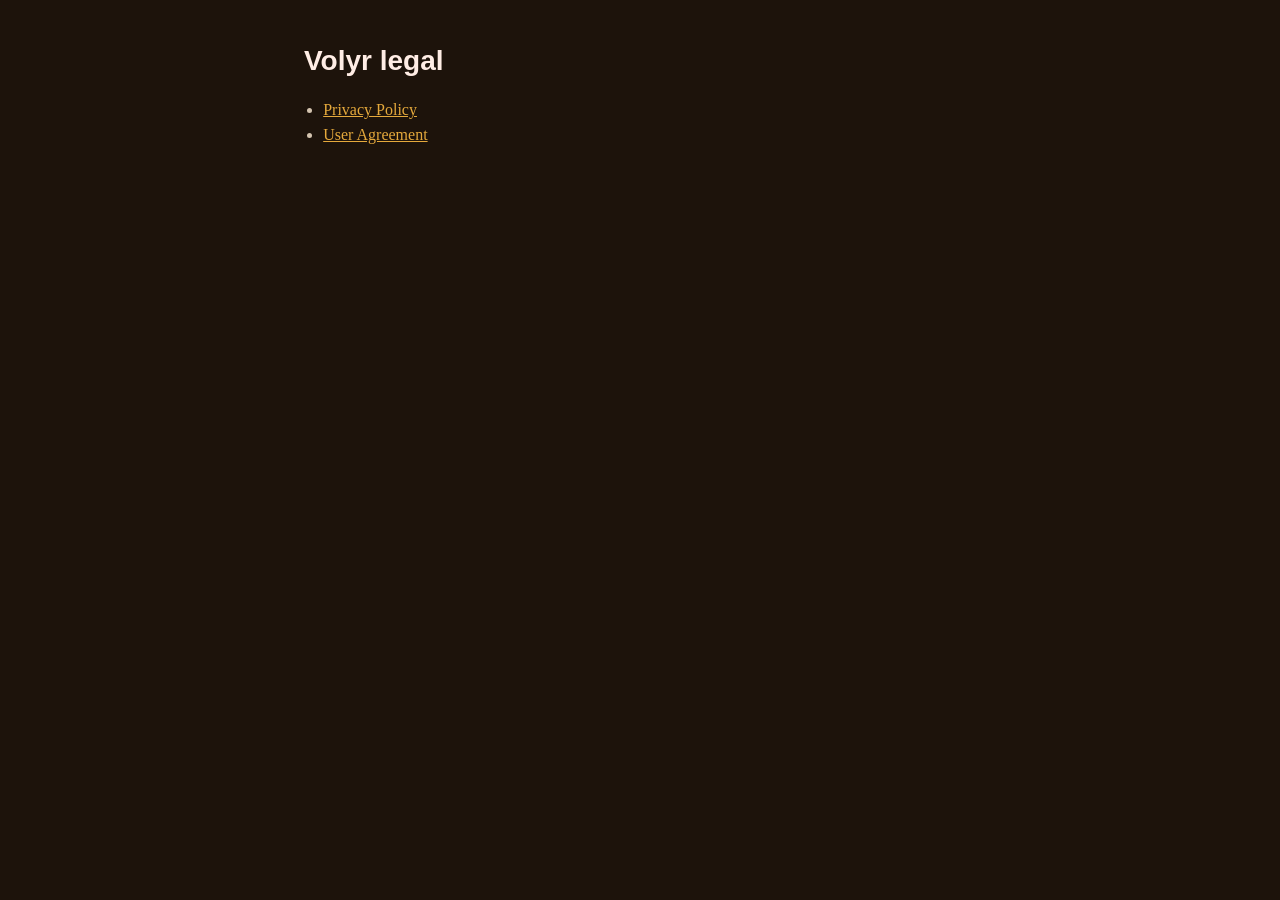
<file: index.html>
<!DOCTYPE html>
<html lang="en">
<head>
  <meta charset="utf-8" />
  <meta name="viewport" content="width=device-width, initial-scale=1" />
  <title>Volyr Legal</title>
  <link rel="stylesheet" href="legal.css" />
</head>
<body>
  <main>
    <h1>Volyr legal</h1>
    <ul>
      <li><a href="privacy-policy.html">Privacy Policy</a></li>
      <li><a href="user-agreement.html">User Agreement</a></li>
    </ul>
  </main>
</body>
</html>
</file>
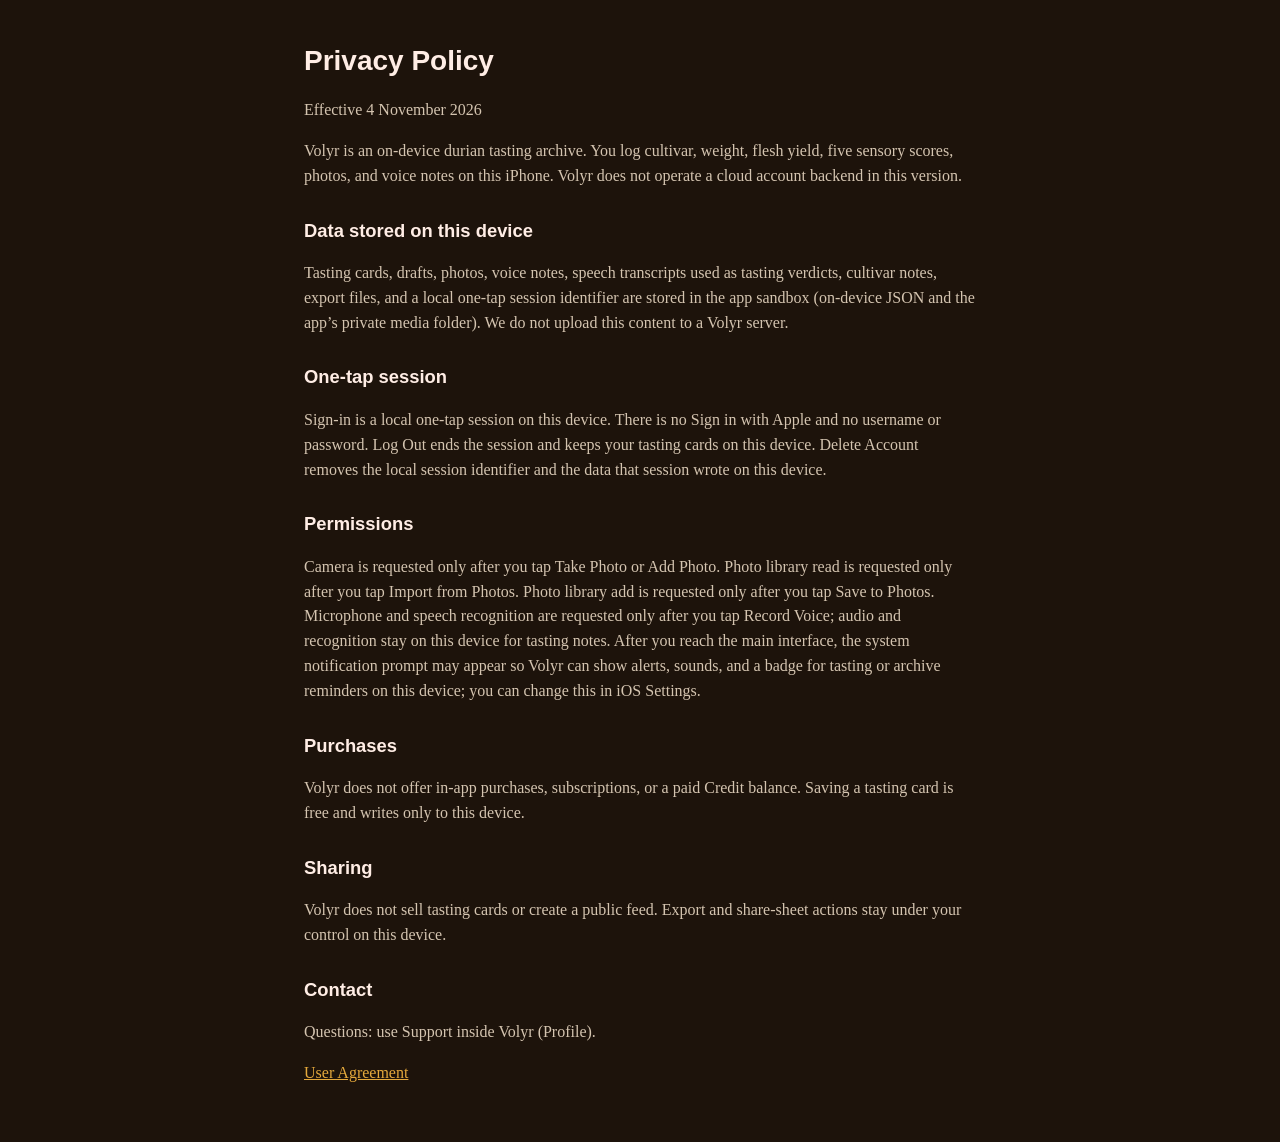
<file: privacy-policy.html>
<!DOCTYPE html>
<html lang="en">
<head>
  <meta charset="utf-8" />
  <meta name="viewport" content="width=device-width, initial-scale=1" />
  <title>Privacy Policy — Volyr</title>
  <link rel="stylesheet" href="legal.css" />
</head>
<body>
  <main>
    <h1>Privacy Policy</h1>
    <p>Effective 4 November 2026</p>
    <p>Volyr is an on-device durian tasting archive. You log cultivar, weight, flesh yield, five sensory scores, photos, and voice notes on this iPhone. Volyr does not operate a cloud account backend in this version.</p>

    <h2>Data stored on this device</h2>
    <p>Tasting cards, drafts, photos, voice notes, speech transcripts used as tasting verdicts, cultivar notes, export files, and a local one-tap session identifier are stored in the app sandbox (on-device JSON and the app’s private media folder). We do not upload this content to a Volyr server.</p>

    <h2>One-tap session</h2>
    <p>Sign-in is a local one-tap session on this device. There is no Sign in with Apple and no username or password. Log Out ends the session and keeps your tasting cards on this device. Delete Account removes the local session identifier and the data that session wrote on this device.</p>

    <h2>Permissions</h2>
    <p>Camera is requested only after you tap Take Photo or Add Photo. Photo library read is requested only after you tap Import from Photos. Photo library add is requested only after you tap Save to Photos. Microphone and speech recognition are requested only after you tap Record Voice; audio and recognition stay on this device for tasting notes. After you reach the main interface, the system notification prompt may appear so Volyr can show alerts, sounds, and a badge for tasting or archive reminders on this device; you can change this in iOS Settings.</p>

    <h2>Purchases</h2>
    <p>Volyr does not offer in-app purchases, subscriptions, or a paid Credit balance. Saving a tasting card is free and writes only to this device.</p>

    <h2>Sharing</h2>
    <p>Volyr does not sell tasting cards or create a public feed. Export and share-sheet actions stay under your control on this device.</p>

    <h2>Contact</h2>
    <p>Questions: use Support inside Volyr (Profile).</p>
    <p><a href="user-agreement.html">User Agreement</a></p>
  </main>
</body>
</html>
</file>
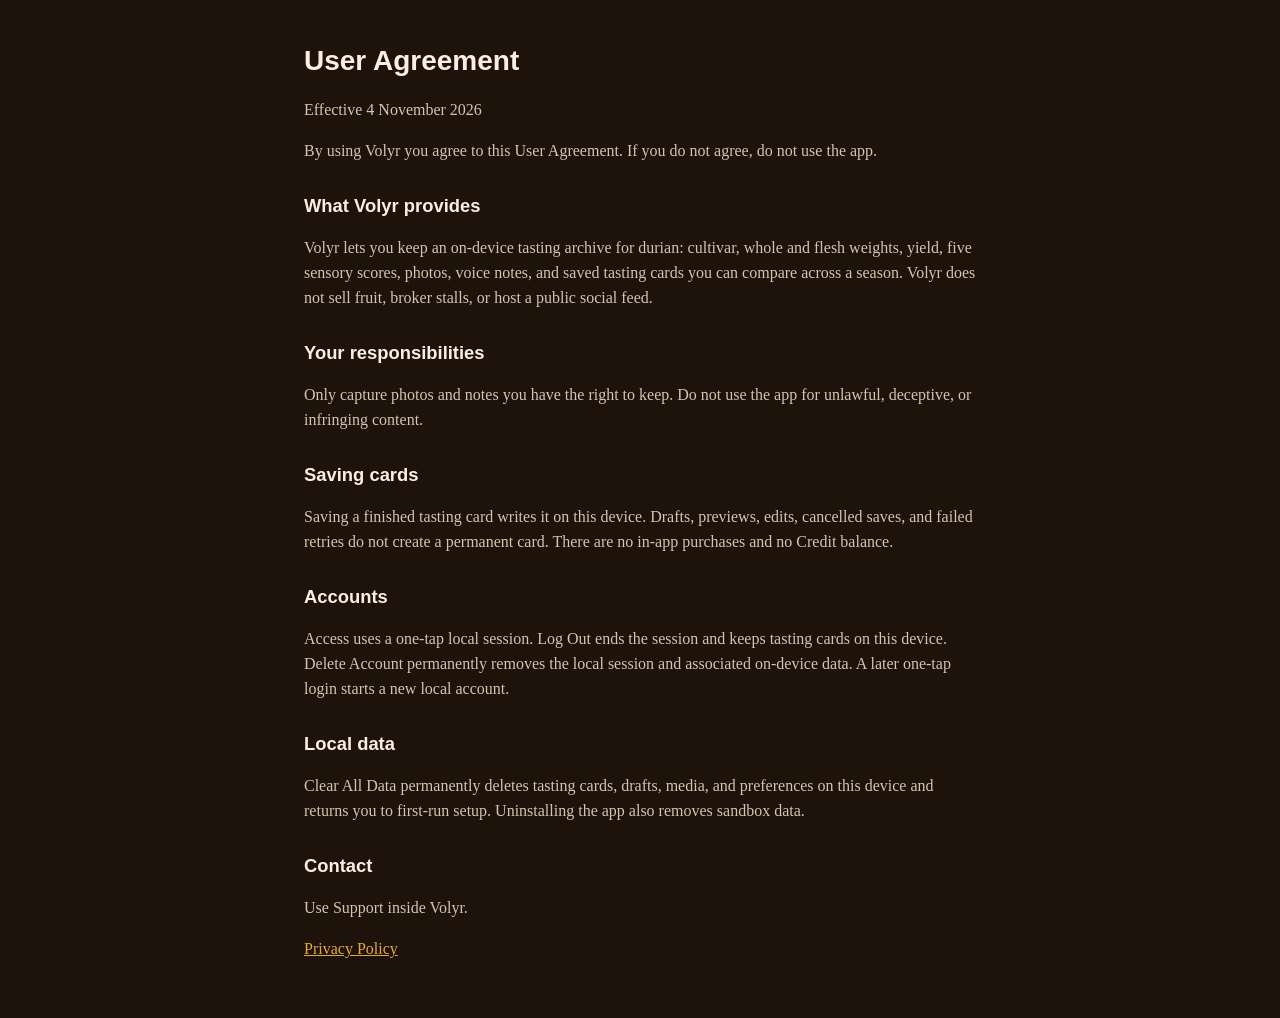
<file: user-agreement.html>
<!DOCTYPE html>
<html lang="en">
<head>
  <meta charset="utf-8" />
  <meta name="viewport" content="width=device-width, initial-scale=1" />
  <title>User Agreement — Volyr</title>
  <link rel="stylesheet" href="legal.css" />
</head>
<body>
  <main>
    <h1>User Agreement</h1>
    <p>Effective 4 November 2026</p>
    <p>By using Volyr you agree to this User Agreement. If you do not agree, do not use the app.</p>

    <h2>What Volyr provides</h2>
    <p>Volyr lets you keep an on-device tasting archive for durian: cultivar, whole and flesh weights, yield, five sensory scores, photos, voice notes, and saved tasting cards you can compare across a season. Volyr does not sell fruit, broker stalls, or host a public social feed.</p>

    <h2>Your responsibilities</h2>
    <p>Only capture photos and notes you have the right to keep. Do not use the app for unlawful, deceptive, or infringing content.</p>

    <h2>Saving cards</h2>
    <p>Saving a finished tasting card writes it on this device. Drafts, previews, edits, cancelled saves, and failed retries do not create a permanent card. There are no in-app purchases and no Credit balance.</p>

    <h2>Accounts</h2>
    <p>Access uses a one-tap local session. Log Out ends the session and keeps tasting cards on this device. Delete Account permanently removes the local session and associated on-device data. A later one-tap login starts a new local account.</p>

    <h2>Local data</h2>
    <p>Clear All Data permanently deletes tasting cards, drafts, media, and preferences on this device and returns you to first-run setup. Uninstalling the app also removes sandbox data.</p>

    <h2>Contact</h2>
    <p>Use Support inside Volyr.</p>
    <p><a href="privacy-policy.html">Privacy Policy</a></p>
  </main>
</body>
</html>
</file>
<file: legal.css>
html {
  background: #1d130b;
}
body {
  font-family: Georgia, "Times New Roman", serif;
  max-width: 42rem;
  margin: 0 auto;
  padding: 1.25rem 1.25rem 2.5rem;
  color: #fff8f5;
  background: #1d130b;
  line-height: 1.55;
  -webkit-text-size-adjust: 100%;
}
h1, h2 {
  font-family: "Trebuchet MS", "Segoe UI", sans-serif;
  color: #ffede5;
}
h1 { font-size: 1.75rem; margin-bottom: 0.35rem; }
h2 { font-size: 1.15rem; margin-top: 1.75rem; }
p, li { color: #d4c4b0; }
a { color: #e5a93c; }
ul { padding-left: 1.2rem; }
</file>
